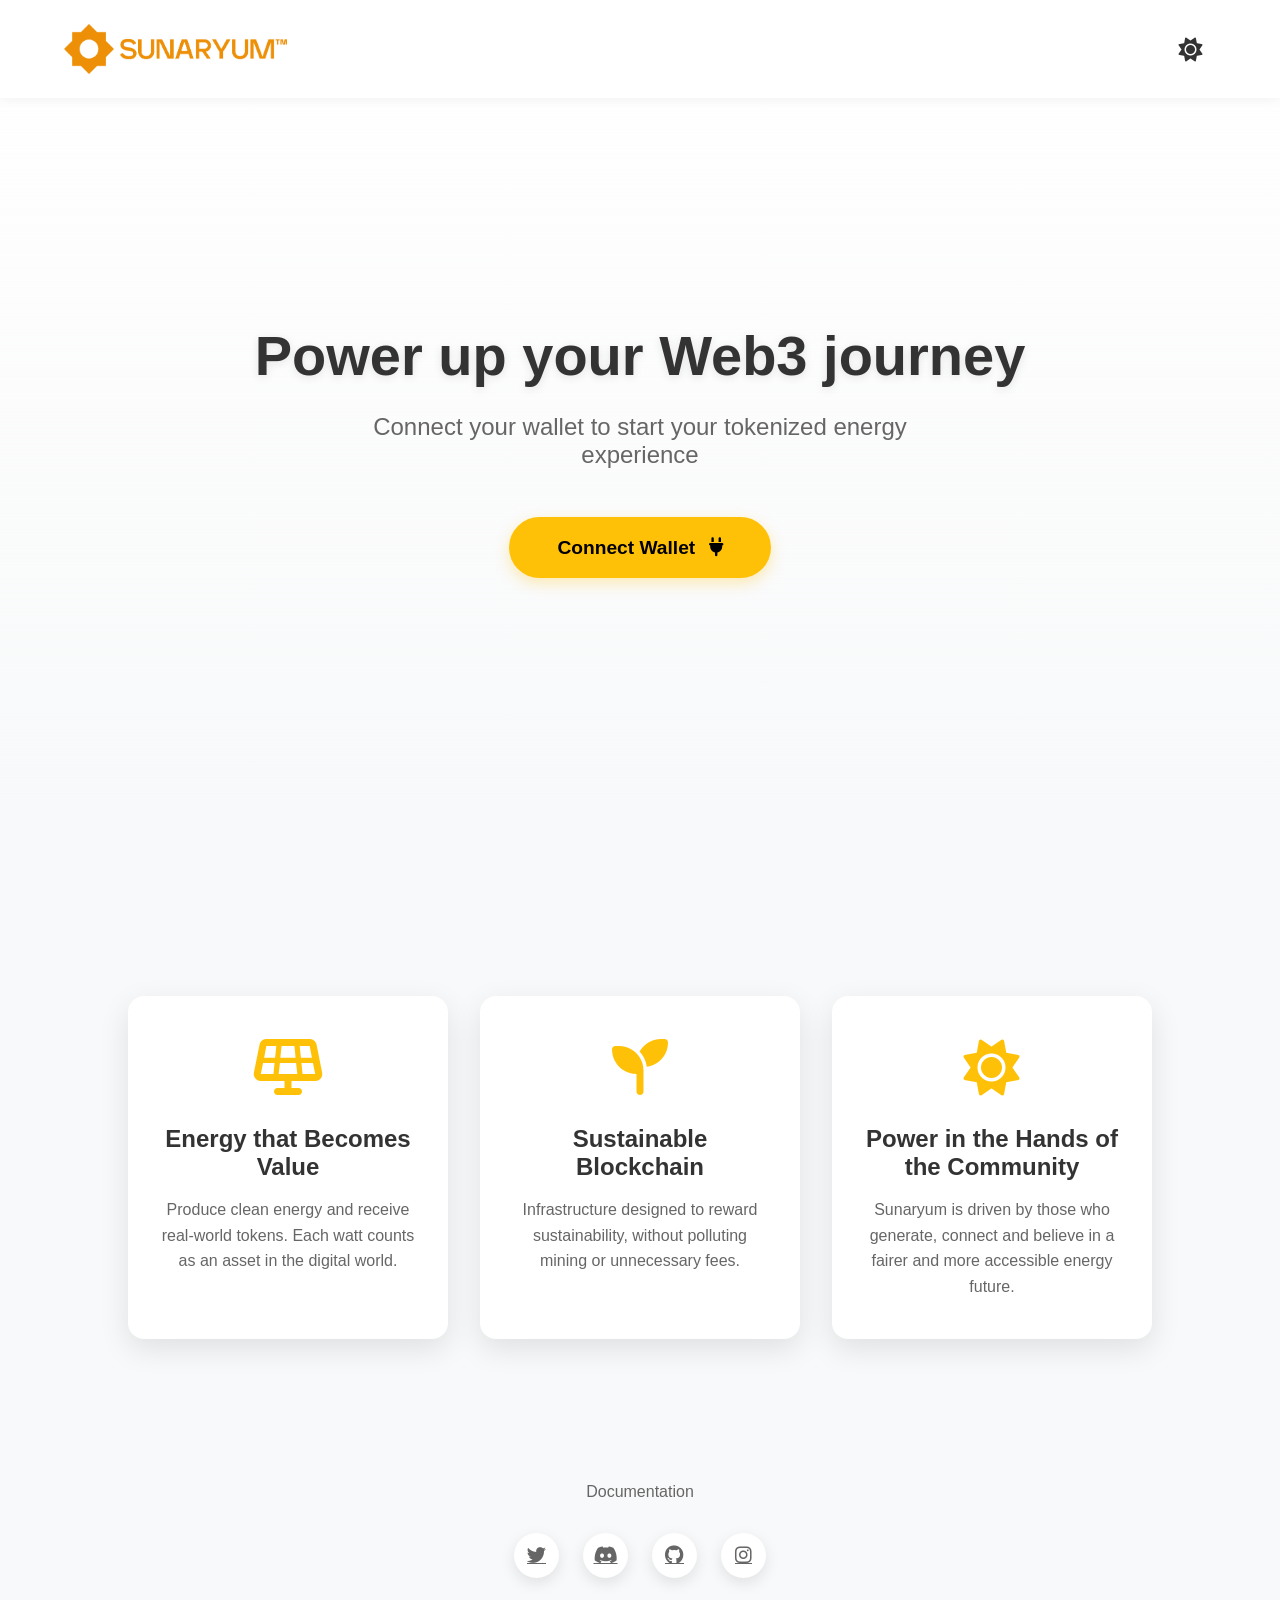
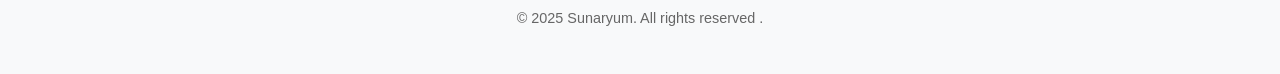
<file: home/index.html>
<!DOCTYPE html>
<html lang="en">
<head>
    <meta charset="UTF-8">
    <meta name="viewport" content="width=device-width, initial-scale=1.0">
    <title>Sunaryum | Airdrop</title>
    <link rel="stylesheet" href="https://cdnjs.cloudflare.com/ajax/libs/font-awesome/6.4.0/css/all.min.css">
    <link rel="stylesheet" href="../style/home.css">
    <link rel="icon" href="../images/favicon.ico" type="image/x-icon">
</head>
<body>
    <!-- Efeito de partículas -->
    <div class="particles" id="particles"></div>
    
    <!-- Header -->
    <header class="header">
        <div class="logo">
            <img src="../images/logo.png" alt="Sunaryum Logo" class="logo-image">
       
        </div>
        <button class="theme-toggle" id="themeToggle">
            <i class="fas fa-sun"></i>
        </button>
    </header>

    <!-- Hero Section -->
    <section class="hero">
        <div class="hero-content">
            <h1 class="hero-title">Power up your Web3 journey</h1>
            <p class="hero-subtitle">Connect your wallet to start your tokenized energy experience</p>
            <button class="cta-button" id="connectWalletBtn">
                Connect Wallet <i class="fas fa-plug"></i>
            </button>
        </div>
    </section>

    <!-- Features Section -->
    <section class="features">
        <div class="feature-card">
            <div class="feature-icon">
                <i class="fas fa-solar-panel"></i>
            </div>
            <h3>Energy that Becomes Value</h3>
            <p>Produce clean energy and receive real-world tokens. Each watt counts as an asset in the digital world.</p>
        </div>
    
        <div class="feature-card">
            <div class="feature-icon">
                <i class="fas fa-seedling"></i>
            </div>
            <h3>Sustainable Blockchain            </h3>
            <p>Infrastructure designed to reward sustainability, without polluting mining or unnecessary fees.
            </p>
        </div>
    
        <div class="feature-card">
            <div class="feature-icon">
                <i class="fas fa-sun"></i>
            </div>
            <h3>Power in the Hands of the Community
            </h3>
            <p>Sunaryum is driven by those who generate, connect and believe in a fairer and more accessible energy future.
            </p>
        </div>
    </section>
    

    <!-- Footer -->
    <footer class="footer">
        <div class="footer-links">
            <a href="../whitepaper/">Documentation
            </a>
            
        </div>
        
        <div class="social-icons">
            <a target="_blank" href="https://x.com/sunaryum"><i class="fab fa-twitter"></i></a>
            <a target="_blank" href="https://discord.gg/WxcFdA2vvh"><i class="fab fa-discord"></i></a>
            <a target="_blank" href="https://github.com/marcelomeloni/airdrop-sunaryum-pg/"><i class="fab fa-github"></i></a>
            <a target="_blank" href="http://instagram.com/netsunaryum"><i class="fab fa-instagram"></i></a>
        </div>
        
        <p class="copyright">© 2025 Sunaryum. All rights reserved
            .</p>
    </footer>

    <!-- Modal para extensão não instalada -->
    <div id="noExtensionModal" class="modal">
        <div class="modal-content">
            <span class="close">&times;</span>
            <div class="modal-particles" id="modalParticles"></div>
            <div class="modal-header">
                <h2><i class="fas fa-plug"></i> Connect to Sunaryum Network                </h2>
            </div>
            <div class="modal-body">
                <p>For a complete experience, we recommend the Sunaryum Wallet extension. If you prefer, you can create or import a wallet directly.
                </p>
                
                <div class="modal-options">
                    <div class="option-card" id="installExtensionOption">
                        <i class="fas fa-download"></i>
                        <h3>Install Extension
                        </h3>
                        <p>Get the Firefox extension and access all the features
                        </p>
                    </div>
                    
                    <div class="option-card" id="createWalletOption">
                        <i class="fas fa-wallet"></i>
                        <h3>Create/Import Wallet
                        </h3>
                        <p>Generate a new wallet or import an existing one to get started
                        </p>
                    </div>
                </div>
            </div>
            <div class="modal-footer">
                <p>Need help?
                    <a href="../whitepaper/" style="color: #ffa500;">Visit our documentation
                    </a></p>
            </div>
        </div>
    </div>

    <!-- Modal para criar/importar carteira -->
    <div id="walletCreationModal" class="modal">
        <div class="modal-content">
            <span class="close">&times;</span>
            <div class="modal-particles" id="modalParticles2"></div>
            <div class="modal-header">
                <h2><i class="fas fa-wallet"></i> Manage Wallet
                </h2>
            </div>
            
            <div class="tabs">
                <button class="tab active" data-tab="create">Create New Wallet
                </button>
                <button class="tab" data-tab="import">Import with Seed
                </button>
            </div>
            
            <div id="createWalletTab" class="tab-content active">
                <div class="seed-phrase-container">
                    <div id="seedPhraseGrid" class="seed-grid"></div>
                    <div class="seed-actions">
                        <button id="generateSeedBtn" class="btn-action">
                            <i class="fas fa-sync"></i> Generate New Seed

                        </button>
                        <button id="toggleVisibilityBtn" class="btn-action">
                            <i class="fas fa-eye"></i> <span>Show Seed
                            </span>
                        </button>
                        <button id="copySeedBtn" class="btn-action">
                            <i class="fas fa-copy"></i> <span>Copy</span>
                        </button>
                    </div>
                    <div class="warning-box">
                        <i class="fas fa-exclamation-triangle"></i>
                        <p>Keep this seed in a safe place. It is the only way to recover your wallet. Do not share it with anyone!
                        </p>
                    </div>
                    <button id="continueBtn" class="btn-continue" disabled>
                        Continue to Dashboard

                    </button>
                </div>
            </div>
            
            <div id="importWalletTab" class="tab-content">
                <div class="import-container">
                    <label for="seedInput">Enter your seed phrase (12 words):
                    </label>
                    <textarea id="seedInput" placeholder="example: word1 word2 ... word12"></textarea>
                    <button id="importBtn" class="btn-import">Import Wallet
                    </button>
                    <div id="importStatus" class="status-message"></div>
                </div>
            </div>
        </div>
    </div>

    <script type="module" src="../script/supabase.js"></script>
    <script type="module" src="../script/home.js"></script>
  
    <script>
      
    </script>
</body>
</html>
</file>
<file: style/home.css>
@import url('https://fonts.googleapis.com/css2?family=Goldman:wght@400;700&display=swap');
   /* Variáveis CSS para temas */
    :root {
        /* Light theme */
        --light-bg-primary: #ffffff;
        --light-bg-secondary: #f8f9fa;
        --light-text-primary: #333333;
        --light-text-secondary: #666666;
        --light-accent: #ffc107;
        --light-accent-hover: #e0a800;
        --light-card-bg: #ffffff;
        --light-card-shadow: rgba(0, 0, 0, 0.1);
        --light-header-bg: rgba(255, 255, 255, 0.9);
        
        /* Dark theme */
        --dark-bg-primary: #121212;
        --dark-bg-secondary: #1e1e1e;
        --dark-text-primary: #ffffff;
        --dark-text-secondary: #cccccc;
        --dark-accent: #ff9800;
        --dark-accent-hover: #e68a00;
        --dark-card-bg: #1e1e1e;
        --dark-card-shadow: rgba(0, 0, 0, 0.3);
        --dark-header-bg: rgba(18, 18, 18, 0.9);
    }

    /* Configurações iniciais */
    * {
        margin: 0;
        padding: 0;
        box-sizing: border-box;
    }

    body {
        font-family: 'Poppins', sans-serif;
        background-color: var(--light-bg-primary);
        color: var(--light-text-primary);
        transition: background-color 0.3s, color 0.3s;
        overflow-x: hidden;
        position: relative;
    }

    body.dark-theme {
        background-color: var(--dark-bg-primary);
        color: var(--dark-text-primary);
    }

    /* Efeito de partículas no fundo */
    .particles {
        position: fixed;
        top: 0;
        left: 0;
        width: 100%;
        height: 100%;
        z-index: -1;
        pointer-events: none;
    }

    .particle {
        position: absolute;
        border-radius: 50%;
        background: linear-gradient(145deg, rgba(255,193,7,0.7), rgba(255,152,0,0.7));
        opacity: 0;
        animation: float 15s infinite linear;
    }

    @keyframes float {
        0% {
            transform: translateY(100vh) rotate(0deg);
            opacity: 0;
        }
        10% {
            opacity: 0.7;
        }
        90% {
            opacity: 0.7;
        }
        100% {
            transform: translateY(-100px) rotate(360deg);
            opacity: 0;
        }
    }

    /* Header */
    .header {
        display: flex;
        justify-content: space-between;
        align-items: center;
        padding: 1.5rem 5%;
        position: fixed;
        top: 0;
        left: 0;
        right: 0;
        background-color: var(--light-header-bg);
        backdrop-filter: blur(10px);
        z-index: 1000;
        box-shadow: 0 2px 10px rgba(0, 0, 0, 0.05);
        transition: all 0.3s ease;
    }

    body.dark-theme .header {
        background-color: var(--dark-header-bg);
        box-shadow: 0 2px 10px rgba(0, 0, 0, 0.2);
    }

    .logo {
        display: flex;
        align-items: center;
        gap: 10px;
        font-size: 2.5rem;
        font-weight: bold;
        font-family: "Goldman", sans-serif;
    }
    
    .logo-image {
        height: 50px; /* Ajuste este valor conforme necessário */
        width: auto;
    }
    
   

    body.dark-theme .logo {
        color: var(--dark-accent);
        text-shadow: 0 0 15px rgba(255, 152, 0, 0.5);
    }

    .logo-icon {
        animation: pulse 2s infinite;
    }

    @keyframes pulse {
        0% { transform: scale(1); }
        50% { transform: scale(1.1); }
        100% { transform: scale(1); }
    }

    .theme-toggle {
        background: none;
        border: none;
        cursor: pointer;
        font-size: 1.5rem;
        color: var(--light-text-primary);
        display: flex;
        align-items: center;
        justify-content: center;
        width: 50px;
        height: 50px;
        border-radius: 50%;
        transition: all 0.3s ease;
    }

    .theme-toggle:hover {
        background-color: var(--light-bg-secondary);
    }

    body.dark-theme .theme-toggle:hover {
        background-color: var(--dark-bg-secondary);
    }

    .theme-toggle i {
        transition: transform 0.3s ease;
    }

    .theme-toggle:hover i {
        transform: rotate(15deg);
    }

    /* Hero Section */
    .hero {
        display: flex;
        flex-direction: column;
        align-items: center;
        justify-content: center;
        min-height: 100vh;
        text-align: center;
        padding: 0 1.5rem;
        position: relative;
        background: linear-gradient(to bottom, transparent, var(--light-bg-secondary) 90%);
    }

    body.dark-theme .hero {
        background: linear-gradient(to bottom, transparent, var(--dark-bg-secondary) 90%);
    }

    .hero-content {
        max-width: 800px;
        z-index: 2;
    }

    .hero-title {
        font-size: 3.5rem;
        margin-bottom: 1.5rem;
        font-weight: 700;
        line-height: 1.2;
        text-shadow: 0 2px 10px rgba(0, 0, 0, 0.1);
        animation: fadeInDown 1s ease;
    }

    body.dark-theme .hero-title {
        text-shadow: 0 2px 15px rgba(0, 0, 0, 0.3);
    }

    .hero-subtitle {
        font-size: 1.5rem;
        margin-bottom: 3rem;
        color: var(--light-text-secondary);
        max-width: 600px;
        margin-left: auto;
        margin-right: auto;
        animation: fadeInUp 1s ease 0.2s both;
    }

    body.dark-theme .hero-subtitle {
        color: var(--dark-text-secondary);
    }

    .cta-button {
        background-color: var(--light-accent);
        color: #000;
        border: none;
        padding: 1.2rem 3rem;
        font-size: 1.2rem;
        font-weight: 600;
        border-radius: 50px;
        cursor: pointer;
        transition: all 0.3s ease;
        position: relative;
        overflow: hidden;
        z-index: 1;
        animation: fadeIn 1s ease 0.4s both;
        box-shadow: 0 5px 15px rgba(255, 193, 7, 0.3);
    }

    body.dark-theme .cta-button {
        background-color: var(--dark-accent);
        box-shadow: 0 5px 20px rgba(255, 152, 0, 0.4);
        color: #fff;
    }

    .cta-button:hover {
        background-color: var(--light-accent-hover);
        transform: translateY(-5px);
        box-shadow: 0 10px 25px rgba(255, 193, 7, 0.5);
    }

    body.dark-theme .cta-button:hover {
        background-color: var(--dark-accent-hover);
        box-shadow: 0 10px 30px rgba(255, 152, 0, 0.6);
    }

    .cta-button::after {
        content: '';
        position: absolute;
        top: 0;
        left: 0;
        width: 100%;
        height: 100%;
        background-color: rgba(255, 255, 255, 0.1);
        z-index: -1;
        transform: scaleX(0);
        transform-origin: right;
        transition: transform 0.4s ease-out;
    }

    .cta-button:hover::after {
        transform: scaleX(1);
        transform-origin: left;
    }

    .cta-button i {
        margin-left: 0.5rem;
        transition: transform 0.3s ease;
    }

    .cta-button:hover i {
        transform: translateX(5px);
    }

    /* Features Section */
    .features {
        display: flex;
        justify-content: center;
        flex-wrap: wrap;
        gap: 2rem;
        padding: 6rem 1.5rem;
        background-color: var(--light-bg-secondary);
    }

    body.dark-theme .features {
        background-color: var(--dark-bg-secondary);
    }

    .feature-card {
        background-color: var(--light-card-bg);
        border-radius: 16px;
        padding: 2.5rem 2rem;
        max-width: 320px;
        text-align: center;
        box-shadow: 0 10px 30px var(--light-card-shadow);
        transition: all 0.4s ease;
        position: relative;
        overflow: hidden;
    }

    body.dark-theme .feature-card {
        background-color: var(--dark-card-bg);
        box-shadow: 0 10px 30px var(--dark-card-shadow);
    }

    .feature-card:hover {
        transform: translateY(-15px);
        box-shadow: 0 20px 40px rgba(0, 0, 0, 0.15);
    }

    body.dark-theme .feature-card:hover {
        box-shadow: 0 20px 40px rgba(0, 0, 0, 0.4);
    }

    .feature-card::before {
        content: '';
        position: absolute;
        top: 0;
        left: 0;
        width: 100%;
        height: 5px;
        background: linear-gradient(90deg, var(--light-accent), var(--light-accent-hover));
        transform: scaleX(0);
        transform-origin: left;
        transition: transform 0.5s ease;
    }

    body.dark-theme .feature-card::before {
        background: linear-gradient(90deg, var(--dark-accent), var(--dark-accent-hover));
    }

    .feature-card:hover::before {
        transform: scaleX(1);
    }

    .feature-icon {
        font-size: 3.5rem;
        margin-bottom: 1.5rem;
        color: var(--light-accent);
        position: relative;
        display: inline-block;
    }

    body.dark-theme .feature-icon {
        color: var(--dark-accent);
    }

    .feature-icon::after {
        content: '';
        position: absolute;
        width: 80px;
        height: 80px;
        background-color: rgba(255, 193, 7, 0.1);
        border-radius: 50%;
        top: 50%;
        left: 50%;
        transform: translate(-50%, -50%);
        z-index: -1;
    }

    body.dark-theme .feature-icon::after {
        background-color: rgba(255, 152, 0, 0.15);
    }

    .feature-card h3 {
        font-size: 1.5rem;
        margin-bottom: 1rem;
    }

    .feature-card p {
        color: var(--light-text-secondary);
        line-height: 1.6;
    }

    body.dark-theme .feature-card p {
        color: var(--dark-text-secondary);
    }

    /* Footer */
    .footer {
        background-color: var(--light-bg-secondary);
        padding: 3rem 5%;
        text-align: center;
    }

    body.dark-theme .footer {
        background-color: var(--dark-bg-secondary);
    }

    .footer-links {
        display: flex;
        justify-content: center;
        flex-wrap: wrap;
        gap: 2rem;
        margin-bottom: 2rem;
    }

    .footer-links a {
        color: var(--light-text-secondary);
        text-decoration: none;
        transition: all 0.3s ease;
        position: relative;
        font-weight: 500;
    }

    body.dark-theme .footer-links a {
        color: var(--dark-text-secondary);
    }

    .footer-links a:hover {
        color: var(--light-accent);
    }

    body.dark-theme .footer-links a:hover {
        color: var(--dark-accent);
    }

    .footer-links a::after {
        content: '';
        position: absolute;
        bottom: -5px;
        left: 0;
        width: 0;
        height: 2px;
        background-color: var(--light-accent);
        transition: width 0.3s ease;
    }

    body.dark-theme .footer-links a::after {
        background-color: var(--dark-accent);
    }

    .footer-links a:hover::after {
        width: 100%;
    }

    .social-icons {
        display: flex;
        justify-content: center;
        gap: 1.5rem;
        margin-bottom: 2rem;
    }

    .social-icons a {
        display: flex;
        align-items: center;
        justify-content: center;
        width: 45px;
        height: 45px;
        border-radius: 50%;
        background-color: var(--light-card-bg);
        color: var(--light-text-secondary);
        font-size: 1.2rem;
        transition: all 0.3s ease;
        box-shadow: 0 5px 15px var(--light-card-shadow);
    }

    body.dark-theme .social-icons a {
        background-color: var(--dark-card-bg);
        color: var(--dark-text-secondary);
        box-shadow: 0 5px 15px var(--dark-card-shadow);
    }

    .social-icons a:hover {
        transform: translateY(-5px);
        background-color: var(--light-accent);
        color: #000;
        box-shadow: 0 8px 20px rgba(255, 193, 7, 0.4);
    }

    body.dark-theme .social-icons a:hover {
        background-color: var(--dark-accent);
        color: #fff;
        box-shadow: 0 8px 25px rgba(255, 152, 0, 0.5);
    }

    .copyright {
        color: var(--light-text-secondary);
        font-size: 0.9rem;
        margin-top: 1rem;
    }

    body.dark-theme .copyright {
        color: var(--dark-text-secondary);
    }

    /* Animações */
    @keyframes fadeIn {
        from { opacity: 0; }
        to { opacity: 1; }
    }

    @keyframes fadeInDown {
        from {
            opacity: 0;
            transform: translateY(-30px);
        }
        to {
            opacity: 1;
            transform: translateY(0);
        }
    }

    @keyframes fadeInUp {
        from {
            opacity: 0;
            transform: translateY(30px);
        }
        to {
            opacity: 1;
            transform: translateY(0);
        }
    }

    /* Responsividade */
    @media (max-width: 768px) {
        .hero-title {
            font-size: 2.5rem;
        }
        
        .hero-subtitle {
            font-size: 1.2rem;
        }
        
        .features {
            flex-direction: column;
            align-items: center;
        }
        
        .feature-card {
            max-width: 100%;
            width: 100%;
        }
        
        .footer-links {
            gap: 1.5rem;
            flex-direction: column;
        }
    }
    
.burst-particle {
    position: absolute;
    border-radius: 50%;
    pointer-events: none;
    z-index: 100;
    opacity: 0.8;
}

@keyframes burstAnimation {
    0% {
        transform: translate(0, 0) scale(1);
        opacity: 0.8;
    }
    100% {
        transform: translate(
            calc(var(--random-x) * 100px - 50px), 
            calc(var(--random-y) * 100px - 50px)
        ) scale(0);
        opacity: 0;
    }
}
    @media (max-width: 480px) {
        .hero-title {
            font-size: 2rem;
        }
        
        .cta-button {
            padding: 1rem 2rem;
            font-size: 1rem;
        }
        
        .header {
            padding: 1rem 5%;
        }
        
        .logo {
            font-size: 1.5rem;
        }
    }


    /* Modal Styles */
.modal {
    display: none;
    position: fixed;
    top: 0;
    left: 0;
    width: 100%;
    height: 100%;
    background-color: rgba(0, 0, 0, 0.7);
    z-index: 2000;
    align-items: center;
    justify-content: center;
  }
  
  .modal-content {
    background-color: var(--modal-bg);
    border-radius: 10px;
    padding: 2rem;
    width: 90%;
    max-width: 500px;
    box-shadow: 0 5px 15px rgba(0, 0, 0, 0.3);
    color: var(--text-color);
  }
  
  .modal-buttons {
    display: flex;
    flex-direction: column;
    gap: 1rem;
    margin-top: 1.5rem;
  }
  
  .btn-download, .btn-connect {
    padding: 12px 20px;
    border-radius: 8px;
    font-size: 1rem;
    font-weight: bold;
    display: flex;
    align-items: center;
    justify-content: center;
    gap: 10px;
    cursor: pointer;
    transition: all 0.3s ease;
  }
  
  .btn-download {
    background-color: #4CAF50;
    border: none;
    color: white;
  }
  
  .btn-connect {
    background-color: var(--primary-color);
    border: none;
    color: white;
  }
  
  .btn-download:hover, .btn-connect:hover {
    opacity: 0.9;
    transform: translateY(-2px);
  }
  
  /* Tabs */
  .tabs {
    display: flex;
    margin-bottom: 1rem;
    border-bottom: 1px solid var(--border-color);
  }
  
  .tab {
    padding: 10px 20px;
    background: none;
    border: none;
    cursor: pointer;
    color: var(--text-secondary);
    font-weight: bold;
    position: relative;
  }
  
  .tab.active {
    color: var(--primary-color);
  }
  
  .tab.active::after {
    content: '';
    position: absolute;
    bottom: -1px;
    left: 0;
    width: 100%;
    height: 2px;
    background-color: var(--primary-color);
  }
  
  .tab-content {
    display: none;
  }
  
  .tab-content.active {
    display: block;
  }
  
  /* Seed phrase grid */
  .seed-phrase-container {
    text-align: center;
  }
  
  #seedPhraseGrid {
    display: grid;
    grid-template-columns: repeat(3, 1fr);
    gap: 10px;
    margin: 20px 0;
  }
  
  .seed-word {
    background-color: var(--input-bg);
    padding: 10px;
    border-radius: 8px;
    font-size: 0.9rem;
    display: flex;
    align-items: center;
  }
  
  .word-index {
    font-weight: bold;
    margin-right: 5px;
    color: var(--text-secondary);
  }
  
  .word-content.visible {
    color: var(--text-color);
  }
  
  /* Import container */
  #import-container textarea {
    width: 100%;
    height: 100px;
    padding: 10px;
    border-radius: 8px;
    border: 1px solid var(--border-color);
    background-color: var(--input-bg);
    color: var(--text-color);
    resize: none;
    margin-bottom: 10px;
  }
   /* Adicionando novos estilos para os modais */
.modal {
    display: none;
    position: fixed;
    z-index: 1000;
    left: 0;
    top: 0;
    width: 100%;
    height: 100%;
    background-color: rgba(0, 0, 0, 0.8);
    backdrop-filter: blur(10px);
    align-items: center;
    justify-content: center;
}

.modal-content {
    background: linear-gradient(135deg, #2c1b00, #1f1300); /* fundo escuro com tons quentes */
    border-radius: 20px;
    border: 1px solid rgba(255, 165, 0, 0.3);
    box-shadow: 0 10px 30px rgba(0, 0, 0, 0.5);
    width: 90%;
    max-width: 500px;
    color: white;
    position: relative;
    overflow: hidden;
    animation: modalAppear 0.4s cubic-bezier(0.175, 0.885, 0.32, 1.275);
}

@keyframes modalAppear {
    from { transform: scale(0.9); opacity: 0; }
    to { transform: scale(1); opacity: 1; }
}

.modal-header {
    padding: 20px;
    background: rgba(60, 30, 0, 0.7); /* âmbar escuro translúcido */
    border-bottom: 1px solid rgba(255, 140, 0, 0.2);
    position: relative;
}

.modal-header h2 {
    margin: 0;
    font-size: 1.5rem;
    display: flex;
    align-items: center;
    gap: 10px;
}

.modal-body {
    padding: 20px;
}

.modal-footer {
    padding: 15px 20px;
    background: rgba(60, 30, 0, 0.7);
    border-top: 1px solid rgba(255, 140, 0, 0.2);
    display: flex;
    justify-content: flex-end;
}

    .close {
        position: absolute;
        top: 15px;
        right: 15px;
        color: #ffa;
        font-size: 28px;
        font-weight: bold;
        cursor: pointer;
    }
    
    .close:hover {
        color: white;
    }
    
    .modal-options {
        display: flex;
        flex-direction: column;
        gap: 15px;
        margin-top: 20px;
    }
    
    .option-card {
        background: rgba(255, 255, 255, 0.05);
        border: 1px solid rgba(255, 165, 0, 0.1);
        border-radius: 10px;
        padding: 20px;
        text-align: center;
        transition: transform 0.3s, border-color 0.3s;
        cursor: pointer;
    }
    
    .option-card:hover {
        transform: translateY(-5px);
        border-color: rgba(255, 165, 0, 0.5);
    }
    
    .option-card i {
        font-size: 2.5rem;
        color: #ffa500;
        margin-bottom: 15px;
    }
    
    .option-card h3 {
        margin: 10px 0;
        color: #ffa500;
    }
    
    .option-card p {
        font-size: 0.9rem;
        color: #ddd;
        margin-bottom: 15px;
    }
    
    .tabs {
        display: flex;
        border-bottom: 1px solid rgba(255, 140, 0, 0.2);
    }
    
    .tab {
        padding: 15px 20px;
        background: none;
        border: none;
        color: #ffbb77;
        cursor: pointer;
        font-weight: bold;
        position: relative;
    }
    
    .tab.active {
        color: #ffa500;
    }
    
    .tab.active::after {
        content: '';
        position: absolute;
        bottom: -1px;
        left: 0;
        width: 100%;
        height: 3px;
        background: #ffa500;
    }
    
    .tab-content {
        display: none;
        padding: 20px;
    }
    
    .tab-content.active {
        display: block;
    }
    .btn-action .fa-spinner {
        animation: spin 1s linear infinite;
    }
    
    .status-message.loading {
        color: #4a90e2;
    }
    
    .status-message.success {
        color: #00c853;
    }
    
    .status-message.error {
        color: #ff5252;
    }
    
    @keyframes spin {
        from { transform: rotate(0deg); }
        to { transform: rotate(360deg); }
    }
    .seed-grid {
        display: grid;
        grid-template-columns: repeat(3, 1fr);
        gap: 10px;
        margin: 20px 0;
    }
    
    .seed-word {
        background: rgba(0, 0, 0, 0.3);
        border: 1px solid rgba(255, 140, 0, 0.1);
        border-radius: 5px;
        padding: 10px;
        text-align: center;
        font-size: 0.9rem;
        display: flex;
        align-items: center;
        justify-content: center;
        min-height: 40px;
    }
    
    .seed-actions {
        display: flex;
        gap: 10px;
        justify-content: center;
        margin: 20px 0;
    }
    
    .btn-action {
        background: rgba(255, 165, 0, 0.1);
        border: 1px solid rgba(255, 165, 0, 0.3);
        color: #ffa500;
        padding: 8px 15px;
        border-radius: 5px;
        cursor: pointer;
        transition: background 0.3s;
        display: flex;
        align-items: center;
        gap: 5px;
    }
    /* Estilos para missões */
.mission-card {
    background: #ffffff;
    border-radius: 12px;
    padding: 20px;
    margin-bottom: 15px;
    box-shadow: 0 4px 6px rgba(0, 0, 0, 0.1);
    transition: transform 0.2s;
}

.mission-card:hover {
    transform: translateY(-3px);
}

.mission-card.completed {
    opacity: 0.8;
    background: #f8f9fa;
}

.mission-header {
    display: flex;
    align-items: center;
    margin-bottom: 12px;
}

.mission-icon {
    font-size: 24px;
    color: #4e73df;
    margin-right: 12px;
}

.mission-title {
    margin: 0;
    font-size: 18px;
    color: #2d3748;
}

.mission-description {
    color: #4a5568;
    margin-bottom: 15px;
}

.mission-footer {
    display: flex;
    justify-content: space-between;
    align-items: center;
}

.mission-reward {
    display: flex;
    gap: 10px;
}

.reward-points {
    color: #2d3748;
    font-weight: bold;
}

.reward-sun {
    color: #d69e2e;
    font-weight: bold;
}

.mission-action, .mission-link {
    background: #4e73df;
    color: white;
    border: none;
    padding: 8px 16px;
    border-radius: 20px;
    cursor: pointer;
    text-decoration: none;
    font-size: 14px;
    transition: background 0.2s;
}

.mission-action:hover, .mission-link:hover {
    background: #3b56c0;
}

.mission-completed {
    background: #38a169;
    color: white;
    border: none;
    padding: 8px 16px;
    border-radius: 20px;
    cursor: default;
    font-size: 14px;
}

.loading-message, .empty-message, .error-message {
    text-align: center;
    padding: 20px;
    color: #4a5568;
}

.error-message {
    color: #e53e3e;
}

.error-message button {
    margin-top: 10px;
    background: #e53e3e;
    color: white;
    border: none;
    padding: 8px 16px;
    border-radius: 4px;
    cursor: pointer;
}
    .btn-action:hover {
        background: rgba(255, 165, 0, 0.2);
    }
    
    .warning-box {
        background: rgba(255, 180, 0, 0.1);
        border: 1px solid rgba(255, 180, 0, 0.3);
        border-radius: 5px;
        padding: 15px;
        display: flex;
        gap: 10px;
        margin: 20px 0;
    }
    
    .warning-box i {
        color: #ffcc00;
        font-size: 1.2rem;
    }
    
    .warning-box p {
        margin: 0;
        color: #ffcc00;
        font-size: 0.9rem;
    }
    
    .btn-continue {
        background: linear-gradient(to right, #ff9900, #ffaa33);
        border: none;
        border-radius: 30px;
        color: #fff;
        padding: 12px 20px;
        font-weight: bold;
        cursor: pointer;
        width: 100%;
        transition: opacity 0.3s;
    }
    
    .btn-continue:hover {
        opacity: 0.9;
    }
    
    .btn-continue:disabled {
        background: #555;
        cursor: not-allowed;
        opacity: 0.6;
    }
    
    .import-container {
        display: flex;
        flex-direction: column;
        gap: 15px;
    }
    
    .import-container label {
        color: #ffa500;
        font-weight: bold;
    }
    
    #seedInput {
        background: rgba(0, 0, 0, 0.3);
        border: 1px solid rgba(255, 165, 0, 0.1);
        border-radius: 5px;
        padding: 15px;
        color: white;
        font-family: monospace;
        resize: vertical;
        min-height: 100px;
    }
    
    .btn-import {
        background: linear-gradient(to right, #ff9900, #ffaa33);
        border: none;
        border-radius: 30px;
        color: #fff;
        padding: 12px 20px;
        font-weight: bold;
        cursor: pointer;
        transition: opacity 0.3s;
    }
    
    .btn-import:hover {
        opacity: 0.9;
    }
    
    .status-message {
        margin-top: 10px;
        padding: 10px;
        border-radius: 5px;
        text-align: center;
    }
    
    .status-message.success {
        background: rgba(255, 200, 0, 0.1);
        color: #ffc107;
    }
    
    .status-message.error {
        background: rgba(255, 0, 0, 0.1);
        color: #f00;
    }
    
    /* Particle effect stays the same */
    .modal-particles {
        position: absolute;
        top: 0;
        left: 0;
        width: 100%;
        height: 100%;
        z-index: -1;
        opacity: 0.3;
    }
</file>
